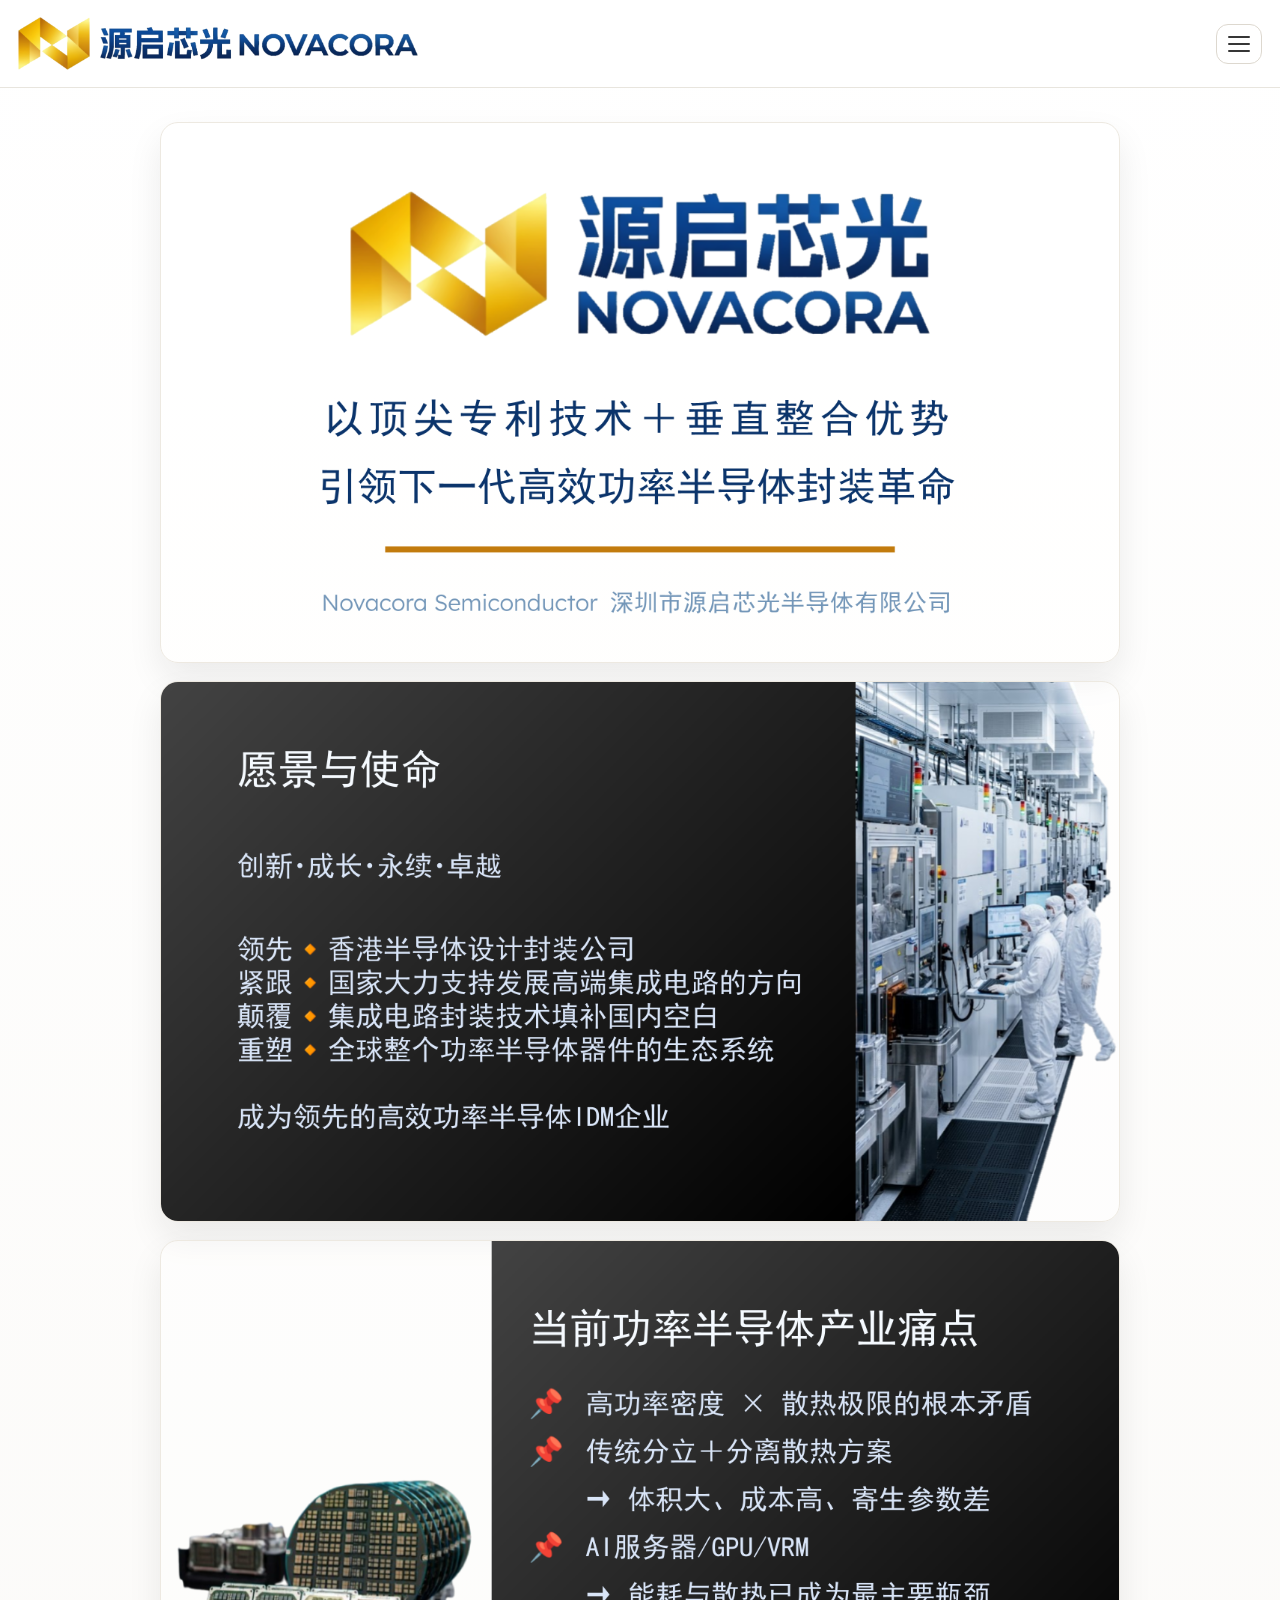
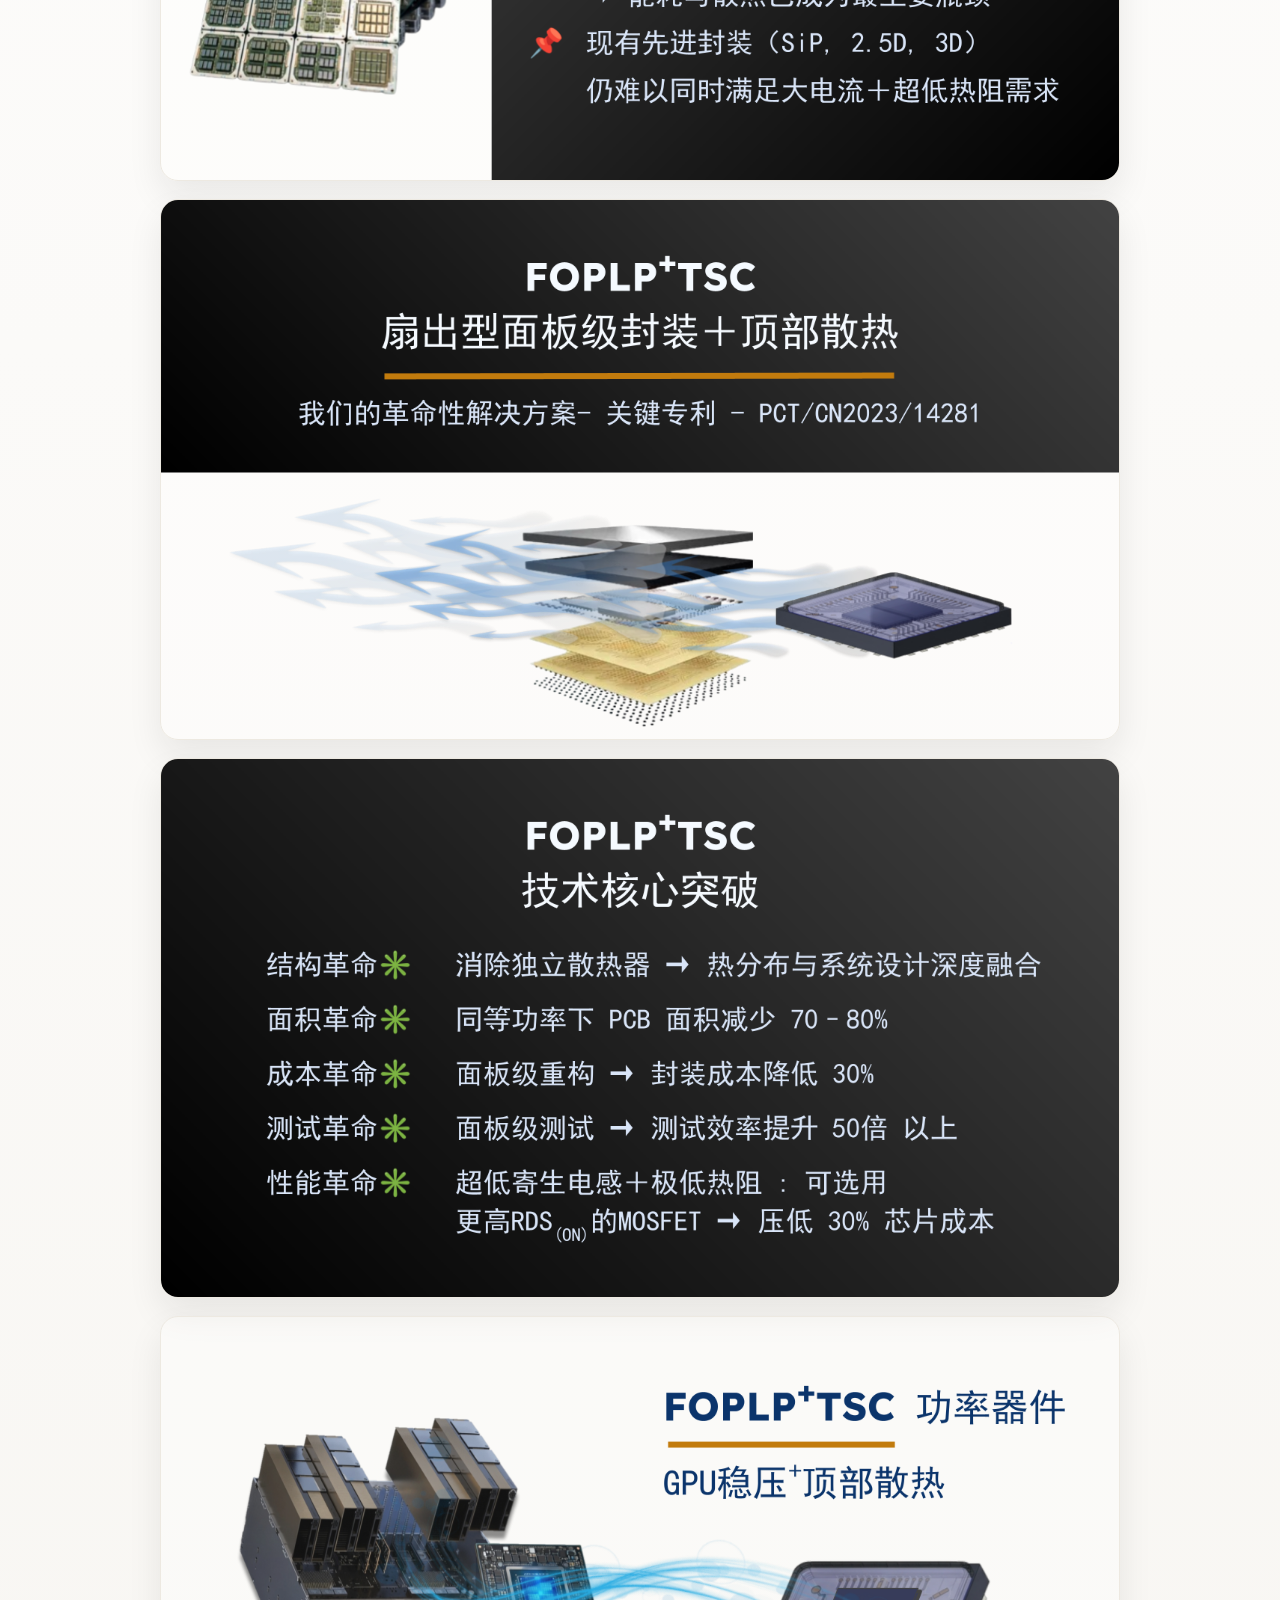
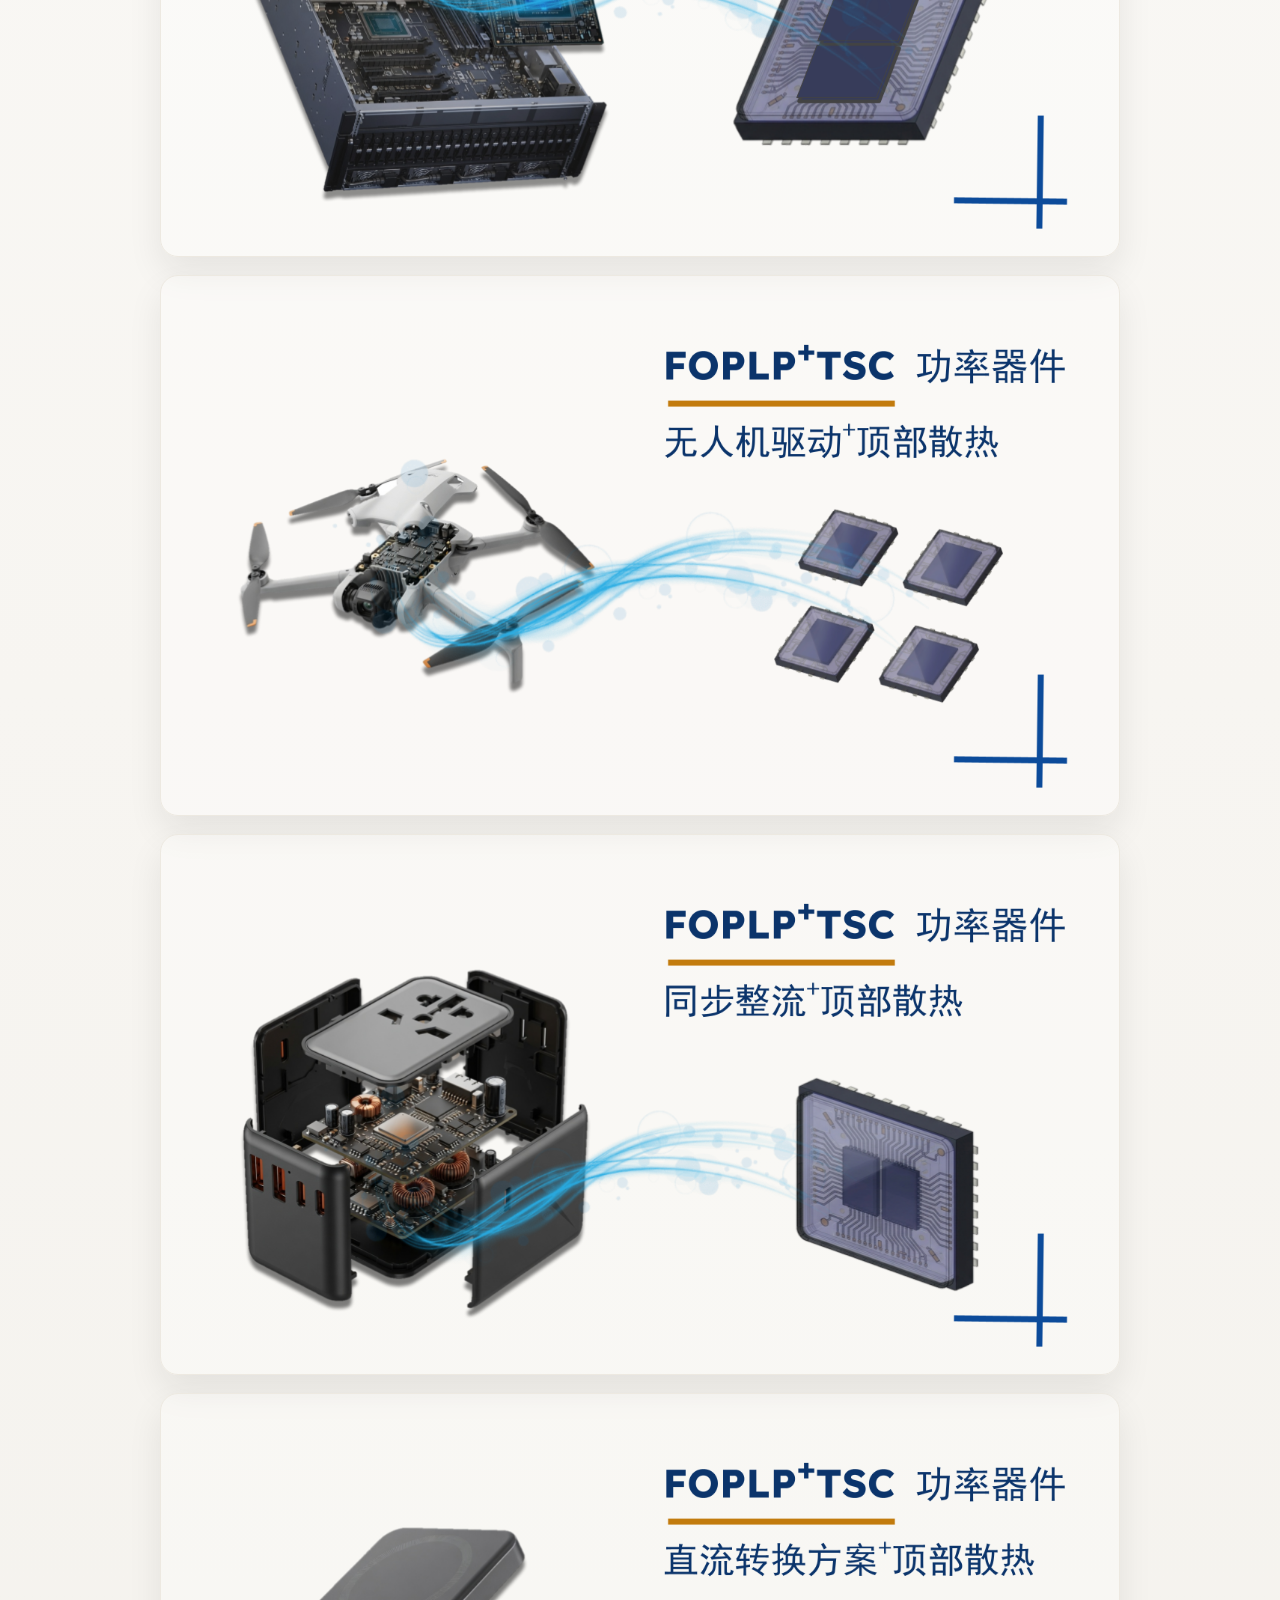
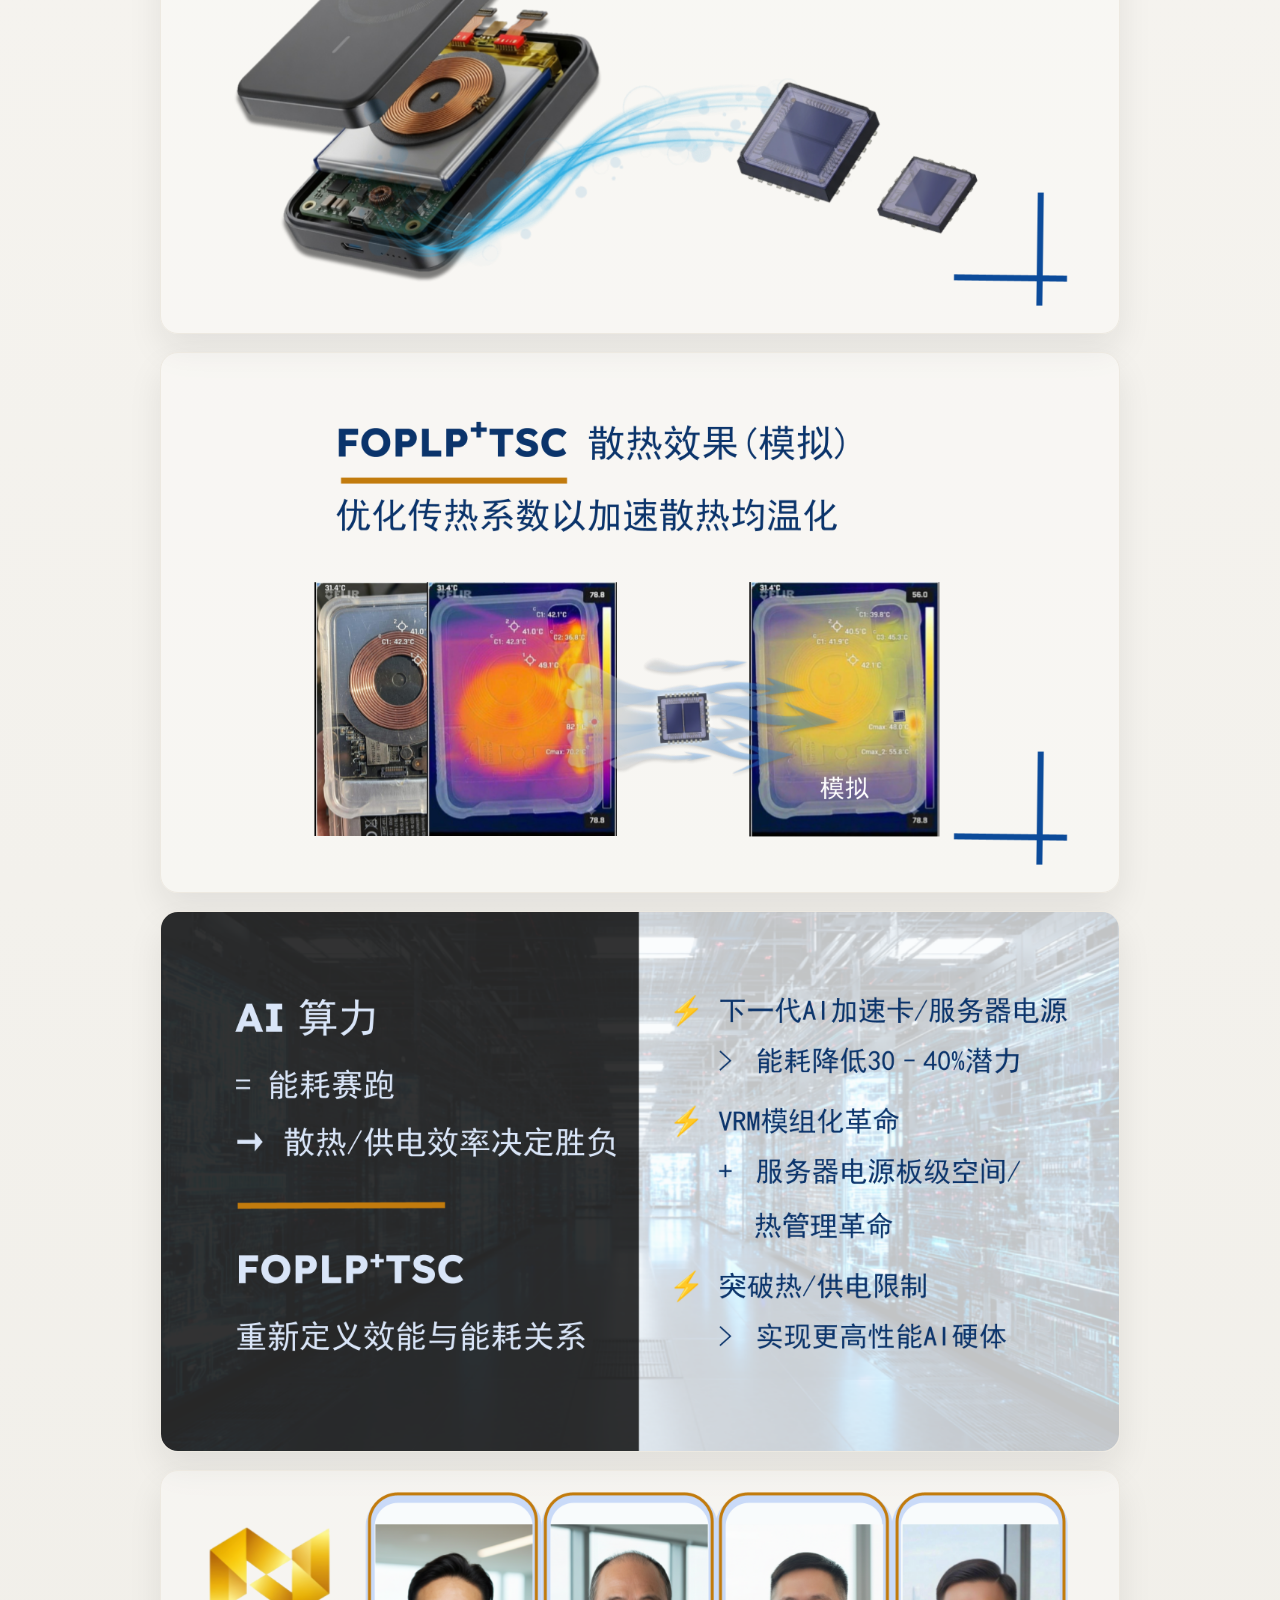
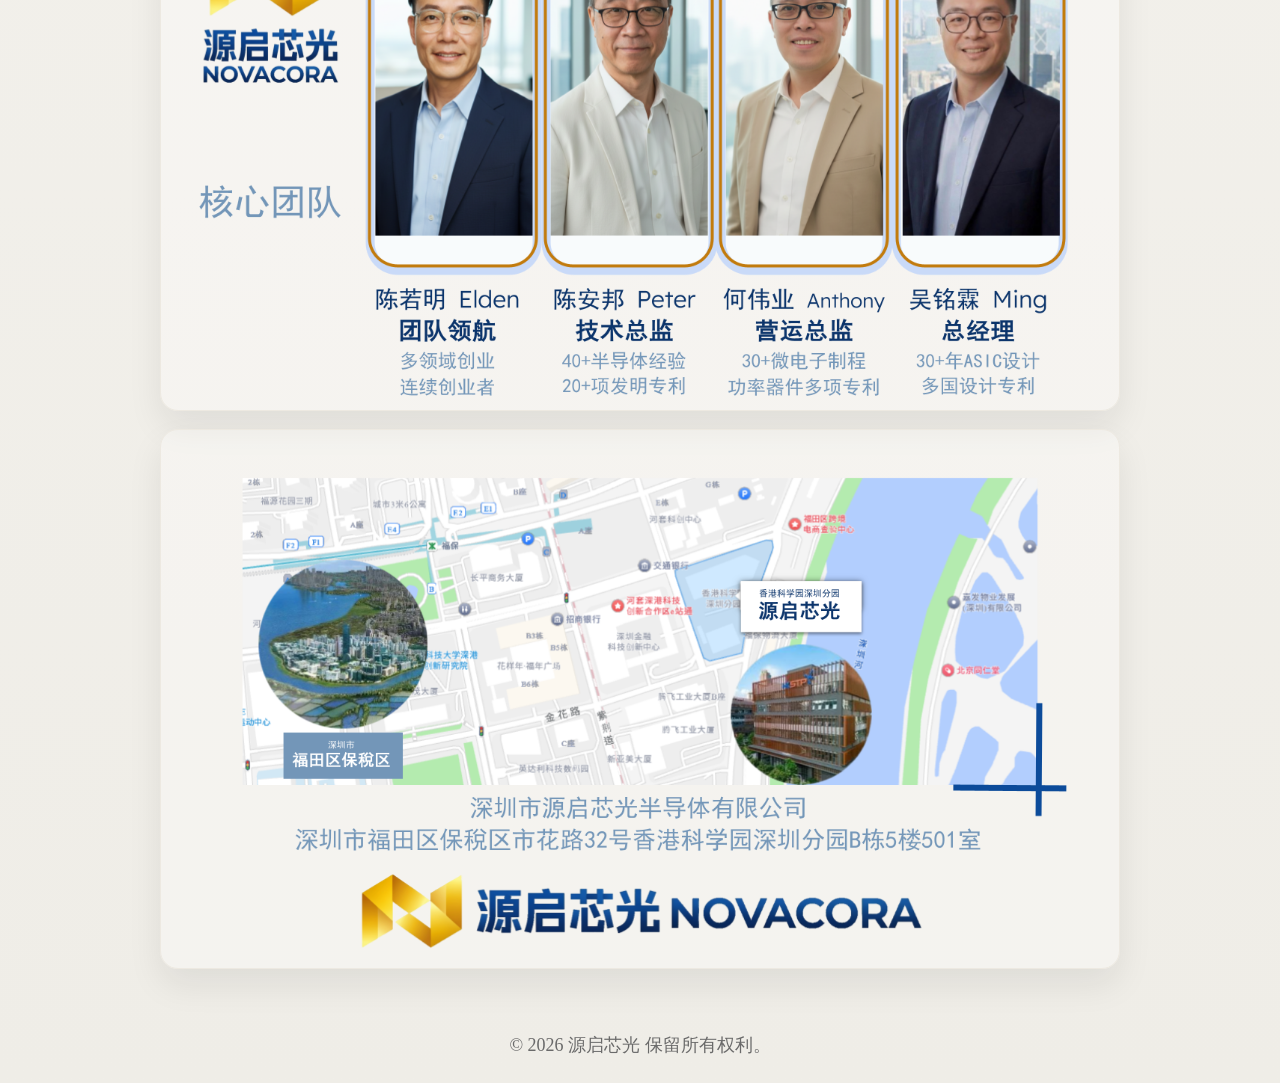
<file: index.html>
<!doctype html>
<html lang="zh-Hans">
<head>
  <meta charset="utf-8">
  <meta name="viewport" content="width=device-width, initial-scale=1">
  <title>源启芯光 | 首页</title>
  <link rel="stylesheet" href="assets/css/styles.css">
</head>
<body>
  <header class="site-header">
    <a class="logo-link" href="index.html" aria-label="返回首页">
      <img src="assets/images/NOVACORA_LOGO_Title.png" alt="源启芯光标识">
    </a>
    <div class="menu-wrap">
      <button class="menu-btn" type="button" aria-label="打开菜单" aria-expanded="false">
        <span></span><span></span><span></span>
      </button>
      <nav class="menu-panel" aria-label="页面菜单">
        <a href="introduction.html">公司简介</a>
        <a href="solution1.html">GPU稳压FOPLP+TSC方案</a>
        <a href="solution2.html">无人机驱动FOPLP+TSC方案</a>
        <a href="solution3.html">同步整流FOPLP+TSC方案</a>
        <a href="solution4.html">直流转换FOPLP+TSC方案</a>
      </nav>
    </div>
  </header>

  <main class="page">
    <section class="home-list">
      <article class="home-block"><img src="assets/images/NOVACORA_WEB_HOME_01.png" alt="首页图一"></article>
      <article class="home-block"><img src="assets/images/NOVACORA_WEB_HOME_02.png" alt="首页图二"></article>
      <article class="home-block"><img src="assets/images/NOVACORA_WEB_HOME_03.png" alt="首页图三"></article>
      <article class="home-block"><img src="assets/images/NOVACORA_WEB_HOME_04.png" alt="首页图四"></article>
      <article class="home-block"><img src="assets/images/NOVACORA_WEB_HOME_05.png" alt="首页图五"></article>
      <article class="home-block"><img src="assets/images/NOVACORA_WEB_HOME_06.png" alt="首页图六"></article>
      <article class="home-block"><img src="assets/images/NOVACORA_WEB_HOME_07.png" alt="首页图七"></article>
      <article class="home-block"><img src="assets/images/NOVACORA_WEB_HOME_08.png" alt="首页图八"></article>
      <article class="home-block"><img src="assets/images/NOVACORA_WEB_HOME_09.png" alt="首页图九"></article>
      <article class="home-block"><img src="assets/images/NOVACORA_WEB_HOME_10.png" alt="首页图十"></article>
      <article class="home-block"><img src="assets/images/NOVACORA_WEB_HOME_11.png" alt="首页图十一"></article>
      <article class="home-block"><img src="assets/images/NOVACORA_WEB_HOME_12.png" alt="首页图十二"></article>
      <article class="home-block"><img src="assets/images/NOVACORA_WEB_HOME_13.png" alt="首页图十三"></article>
    </section>
  </main>

  <footer class="page-footer">© 2026 源启芯光 保留所有权利。</footer>
  <script src="assets/js/site.js"></script>
</body>
</html>
</file>
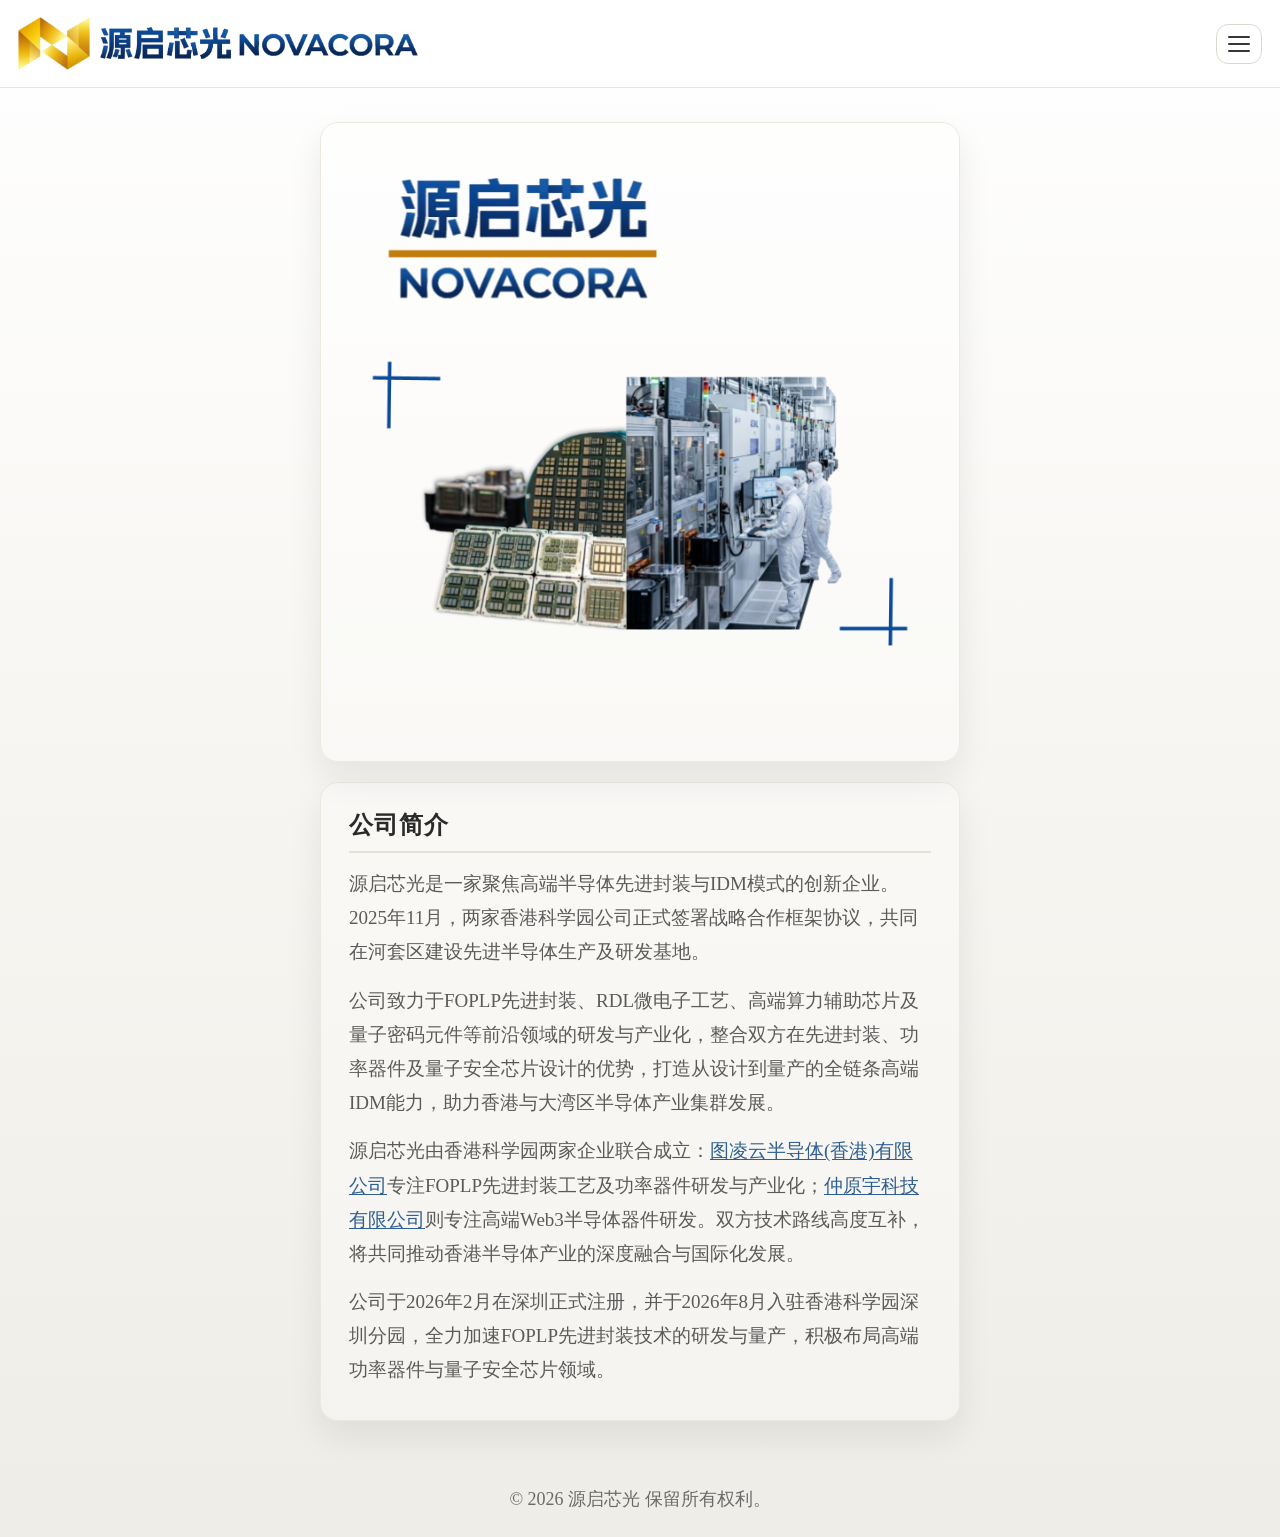
<file: introduction.html>
<!doctype html>
<html lang="zh-Hans">
<head>
  <meta charset="utf-8">
  <meta name="viewport" content="width=device-width, initial-scale=1">
  <title>源启芯光 | 公司简介</title>
  <link rel="stylesheet" href="assets/css/styles.css">
</head>
<body>
  <header class="site-header">
    <a class="logo-link" href="index.html" aria-label="返回首页">
      <img src="assets/images/NOVACORA_LOGO_Title.png" alt="源启芯光标识">
    </a>
    <div class="menu-wrap">
      <button class="menu-btn" type="button" aria-label="打开菜单" aria-expanded="false">
        <span></span><span></span><span></span>
      </button>
      <nav class="menu-panel" aria-label="页面菜单">
        <a href="introduction.html">公司简介</a>
        <a href="solution1.html">GPU稳压FOPLP+TSC方案</a>
        <a href="solution2.html">无人机驱动FOPLP+TSC方案</a>
        <a href="solution3.html">同步整流FOPLP+TSC方案</a>
        <a href="solution4.html">直流转换FOPLP+TSC方案</a>
      </nav>
    </div>
  </header>

  <main class="page">
    <section class="sub-wrap">
      <article class="sub-image-block">
        <img src="assets/images/NOVACORA_WEB_SUB_INTRODUCTION.png" alt="公司简介配图">
      </article>

      <article class="menu-text">
        <h1 class="menu-title">公司简介</h1>
        <section class="menu-item">
          <p>源启芯光是一家聚焦高端半导体先进封装与IDM模式的创新企业。2025年11月，两家香港科学园公司正式签署战略合作框架协议，共同在河套区建设先进半导体生产及研发基地。</p>
        </section>
        <section class="menu-item">
          <p>公司致力于FOPLP先进封装、RDL微电子工艺、高端算力辅助芯片及量子密码元件等前沿领域的研发与产业化，整合双方在先进封装、功率器件及量子安全芯片设计的优势，打造从设计到量产的全链条高端IDM能力，助力香港与大湾区半导体产业集群发展。</p>
        </section>
        <section class="menu-item">
          <p>源启芯光由香港科学园两家企业联合成立：<a href="https://www.tr-semi.com" target="_blank" rel="noopener noreferrer">图凌云半导体(香港)有限公司</a>专注FOPLP先进封装工艺及功率器件研发与产业化；<a href="https://www.realmatter.io" target="_blank" rel="noopener noreferrer">仲原宇科技有限公司</a>则专注高端Web3半导体器件研发。双方技术路线高度互补，将共同推动香港半导体产业的深度融合与国际化发展。</p>
        </section>
        <section class="menu-item">
          <p>公司于2026年2月在深圳正式注册，并于2026年8月入驻香港科学园深圳分园，全力加速FOPLP先进封装技术的研发与量产，积极布局高端功率器件与量子安全芯片领域。</p>
        </section>
      </article>
    </section>
  </main>

  <footer class="page-footer">© 2026 源启芯光 保留所有权利。</footer>
  <script src="assets/js/site.js"></script>
</body>
</html>
</file>
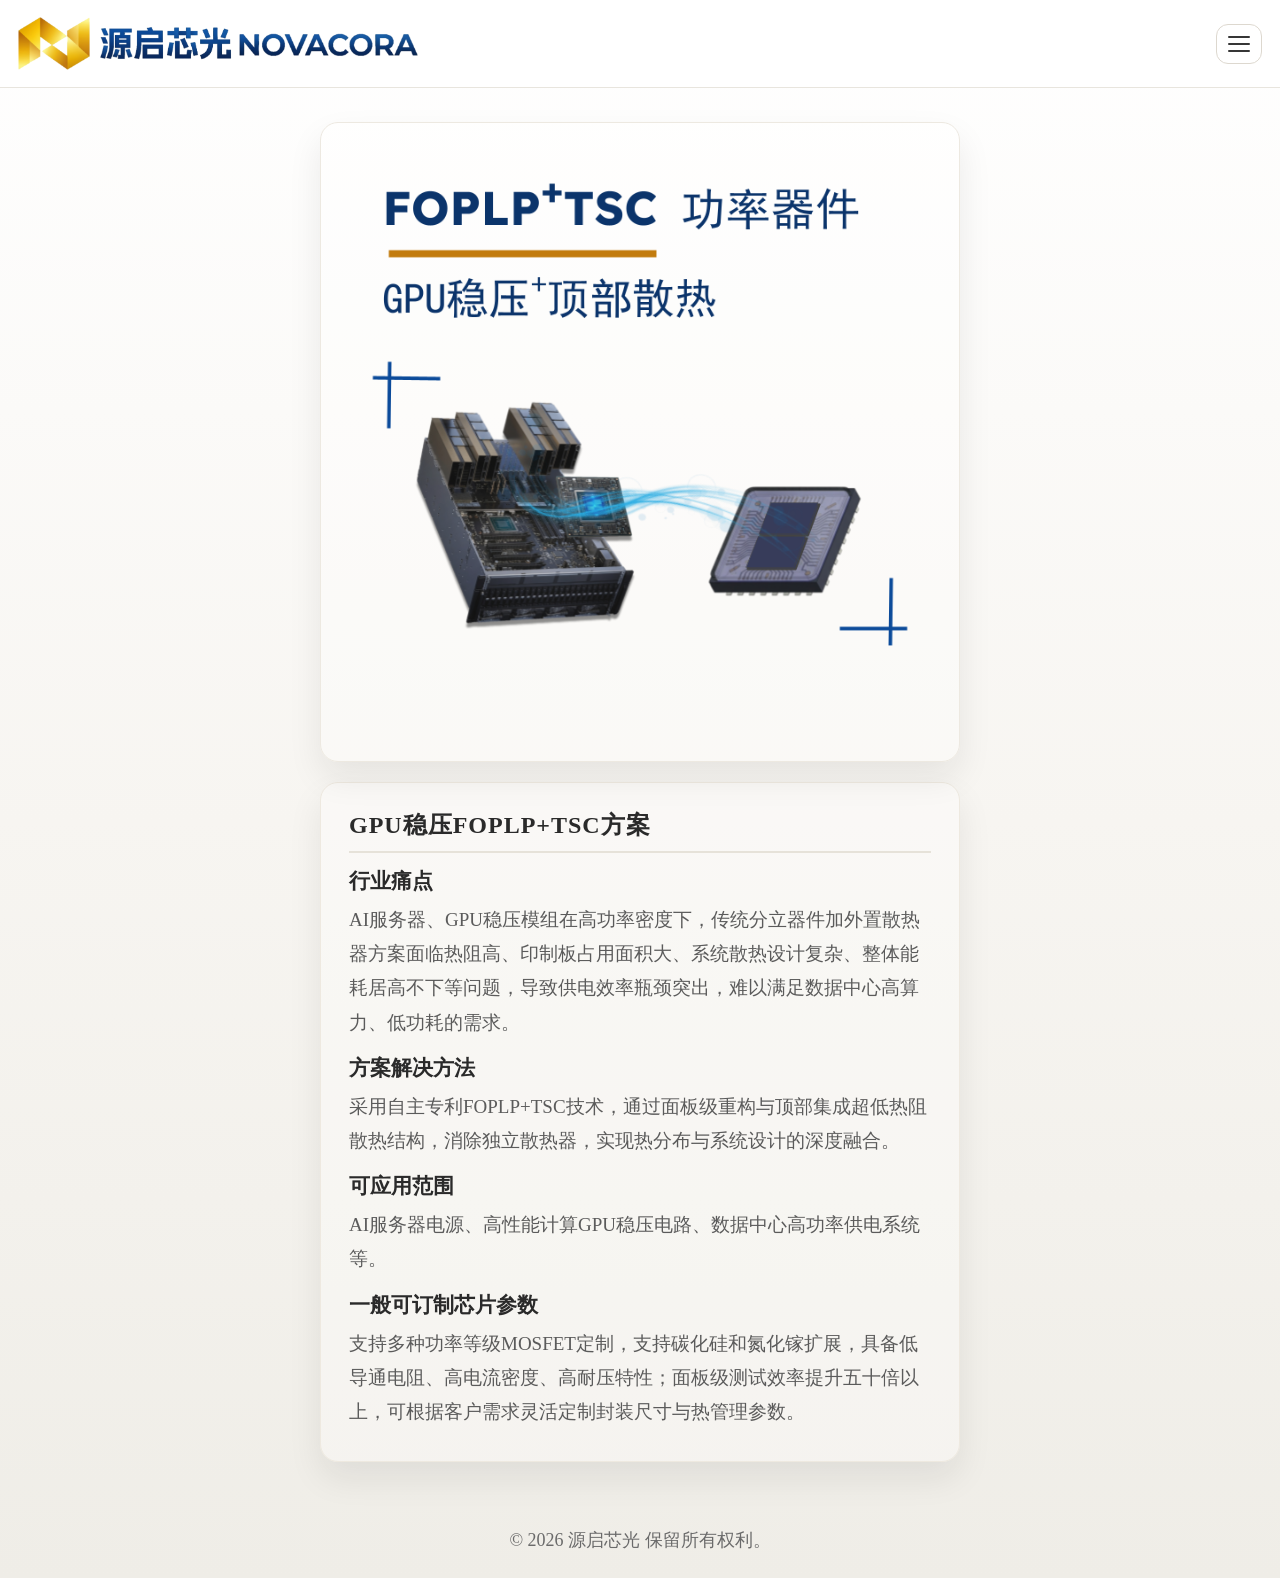
<file: solution1.html>
<!doctype html>
<html lang="zh-Hans">
<head>
  <meta charset="utf-8">
  <meta name="viewport" content="width=device-width, initial-scale=1">
  <title>源启芯光 | GPU稳压FOPLP+TSC方案</title>
  <link rel="stylesheet" href="assets/css/styles.css">
</head>
<body>
  <header class="site-header">
    <a class="logo-link" href="index.html" aria-label="返回首页">
      <img src="assets/images/NOVACORA_LOGO_Title.png" alt="源启芯光标识">
    </a>
    <div class="menu-wrap">
      <button class="menu-btn" type="button" aria-label="打开菜单" aria-expanded="false">
        <span></span><span></span><span></span>
      </button>
      <nav class="menu-panel" aria-label="页面菜单">
        <a href="introduction.html">公司简介</a>
        <a href="solution1.html">GPU稳压FOPLP+TSC方案</a>
        <a href="solution2.html">无人机驱动FOPLP+TSC方案</a>
        <a href="solution3.html">同步整流FOPLP+TSC方案</a>
        <a href="solution4.html">直流转换FOPLP+TSC方案</a>
      </nav>
    </div>
  </header>

  <main class="page">
    <section class="sub-wrap">
      <article class="sub-image-block">
        <img src="assets/images/NOVACORA_WEB_SUB_SOLUTION_1.png" alt="GPU稳压方案配图">
      </article>

      <article class="menu-text">
        <h1 class="menu-title">GPU稳压FOPLP+TSC方案</h1>
        <section class="menu-item">
          <h2>行业痛点</h2>
          <p>AI服务器、GPU稳压模组在高功率密度下，传统分立器件加外置散热器方案面临热阻高、印制板占用面积大、系统散热设计复杂、整体能耗居高不下等问题，导致供电效率瓶颈突出，难以满足数据中心高算力、低功耗的需求。</p>
        </section>
        <section class="menu-item">
          <h2>方案解决方法</h2>
          <p>采用自主专利FOPLP+TSC技术，通过面板级重构与顶部集成超低热阻散热结构，消除独立散热器，实现热分布与系统设计的深度融合。</p>
        </section>
        <section class="menu-item">
          <h2>可应用范围</h2>
          <p>AI服务器电源、高性能计算GPU稳压电路、数据中心高功率供电系统等。</p>
        </section>
        <section class="menu-item">
          <h2>一般可订制芯片参数</h2>
          <p>支持多种功率等级MOSFET定制，支持碳化硅和氮化镓扩展，具备低导通电阻、高电流密度、高耐压特性；面板级测试效率提升五十倍以上，可根据客户需求灵活定制封装尺寸与热管理参数。</p>
        </section>
      </article>
    </section>
  </main>

  <footer class="page-footer">© 2026 源启芯光 保留所有权利。</footer>
  <script src="assets/js/site.js"></script>
</body>
</html>
</file>
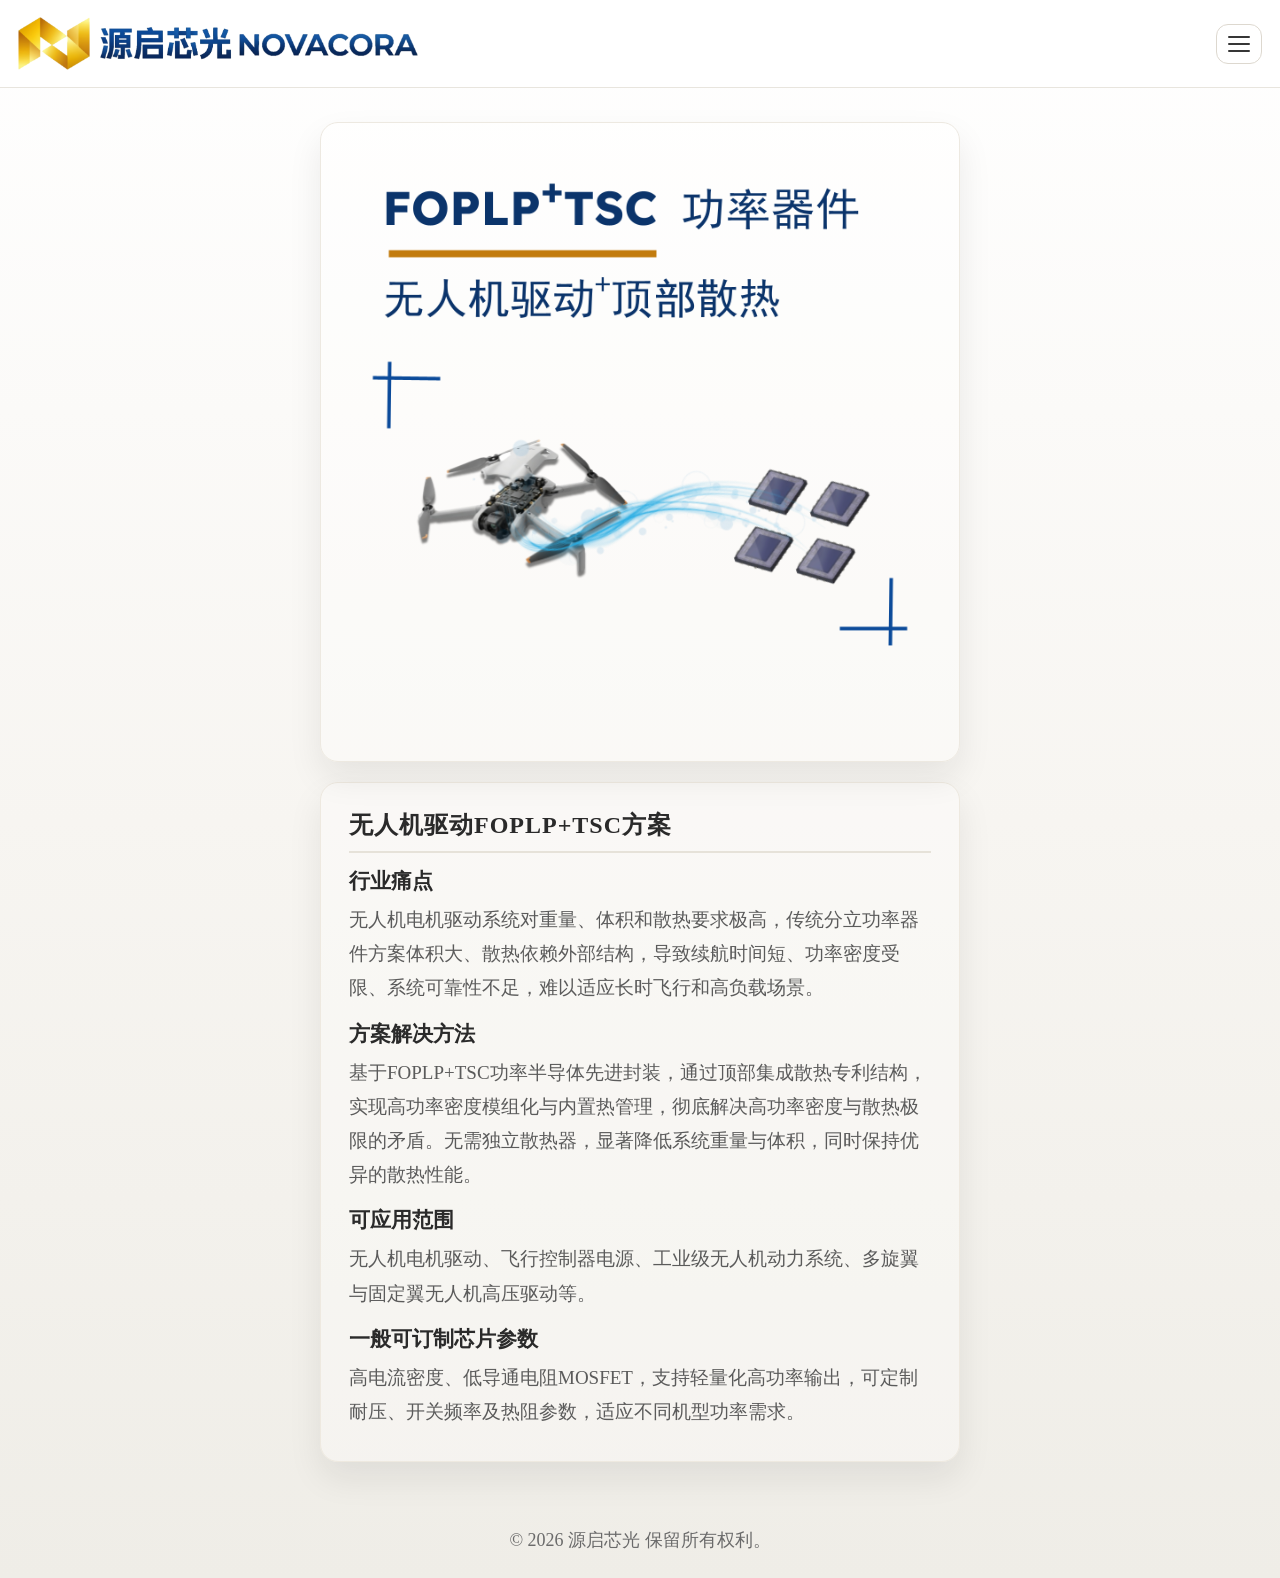
<file: solution2.html>
<!doctype html>
<html lang="zh-Hans">
<head>
  <meta charset="utf-8">
  <meta name="viewport" content="width=device-width, initial-scale=1">
  <title>源启芯光 | 无人机驱动FOPLP+TSC方案</title>
  <link rel="stylesheet" href="assets/css/styles.css">
</head>
<body>
  <header class="site-header">
    <a class="logo-link" href="index.html" aria-label="返回首页">
      <img src="assets/images/NOVACORA_LOGO_Title.png" alt="源启芯光标识">
    </a>
    <div class="menu-wrap">
      <button class="menu-btn" type="button" aria-label="打开菜单" aria-expanded="false">
        <span></span><span></span><span></span>
      </button>
      <nav class="menu-panel" aria-label="页面菜单">
        <a href="introduction.html">公司简介</a>
        <a href="solution1.html">GPU稳压FOPLP+TSC方案</a>
        <a href="solution2.html">无人机驱动FOPLP+TSC方案</a>
        <a href="solution3.html">同步整流FOPLP+TSC方案</a>
        <a href="solution4.html">直流转换FOPLP+TSC方案</a>
      </nav>
    </div>
  </header>

  <main class="page">
    <section class="sub-wrap">
      <article class="sub-image-block">
        <img src="assets/images/NOVACORA_WEB_SUB_SOLUTION_2.png" alt="无人机驱动方案配图">
      </article>

      <article class="menu-text">
        <h1 class="menu-title">无人机驱动FOPLP+TSC方案</h1>
        <section class="menu-item">
          <h2>行业痛点</h2>
          <p>无人机电机驱动系统对重量、体积和散热要求极高，传统分立功率器件方案体积大、散热依赖外部结构，导致续航时间短、功率密度受限、系统可靠性不足，难以适应长时飞行和高负载场景。</p>
        </section>
        <section class="menu-item">
          <h2>方案解决方法</h2>
          <p>基于FOPLP+TSC功率半导体先进封装，通过顶部集成散热专利结构，实现高功率密度模组化与内置热管理，彻底解决高功率密度与散热极限的矛盾。无需独立散热器，显著降低系统重量与体积，同时保持优异的散热性能。</p>
        </section>
        <section class="menu-item">
          <h2>可应用范围</h2>
          <p>无人机电机驱动、飞行控制器电源、工业级无人机动力系统、多旋翼与固定翼无人机高压驱动等。</p>
        </section>
        <section class="menu-item">
          <h2>一般可订制芯片参数</h2>
          <p>高电流密度、低导通电阻MOSFET，支持轻量化高功率输出，可定制耐压、开关频率及热阻参数，适应不同机型功率需求。</p>
        </section>
      </article>
    </section>
  </main>

  <footer class="page-footer">© 2026 源启芯光 保留所有权利。</footer>
  <script src="assets/js/site.js"></script>
</body>
</html>
</file>
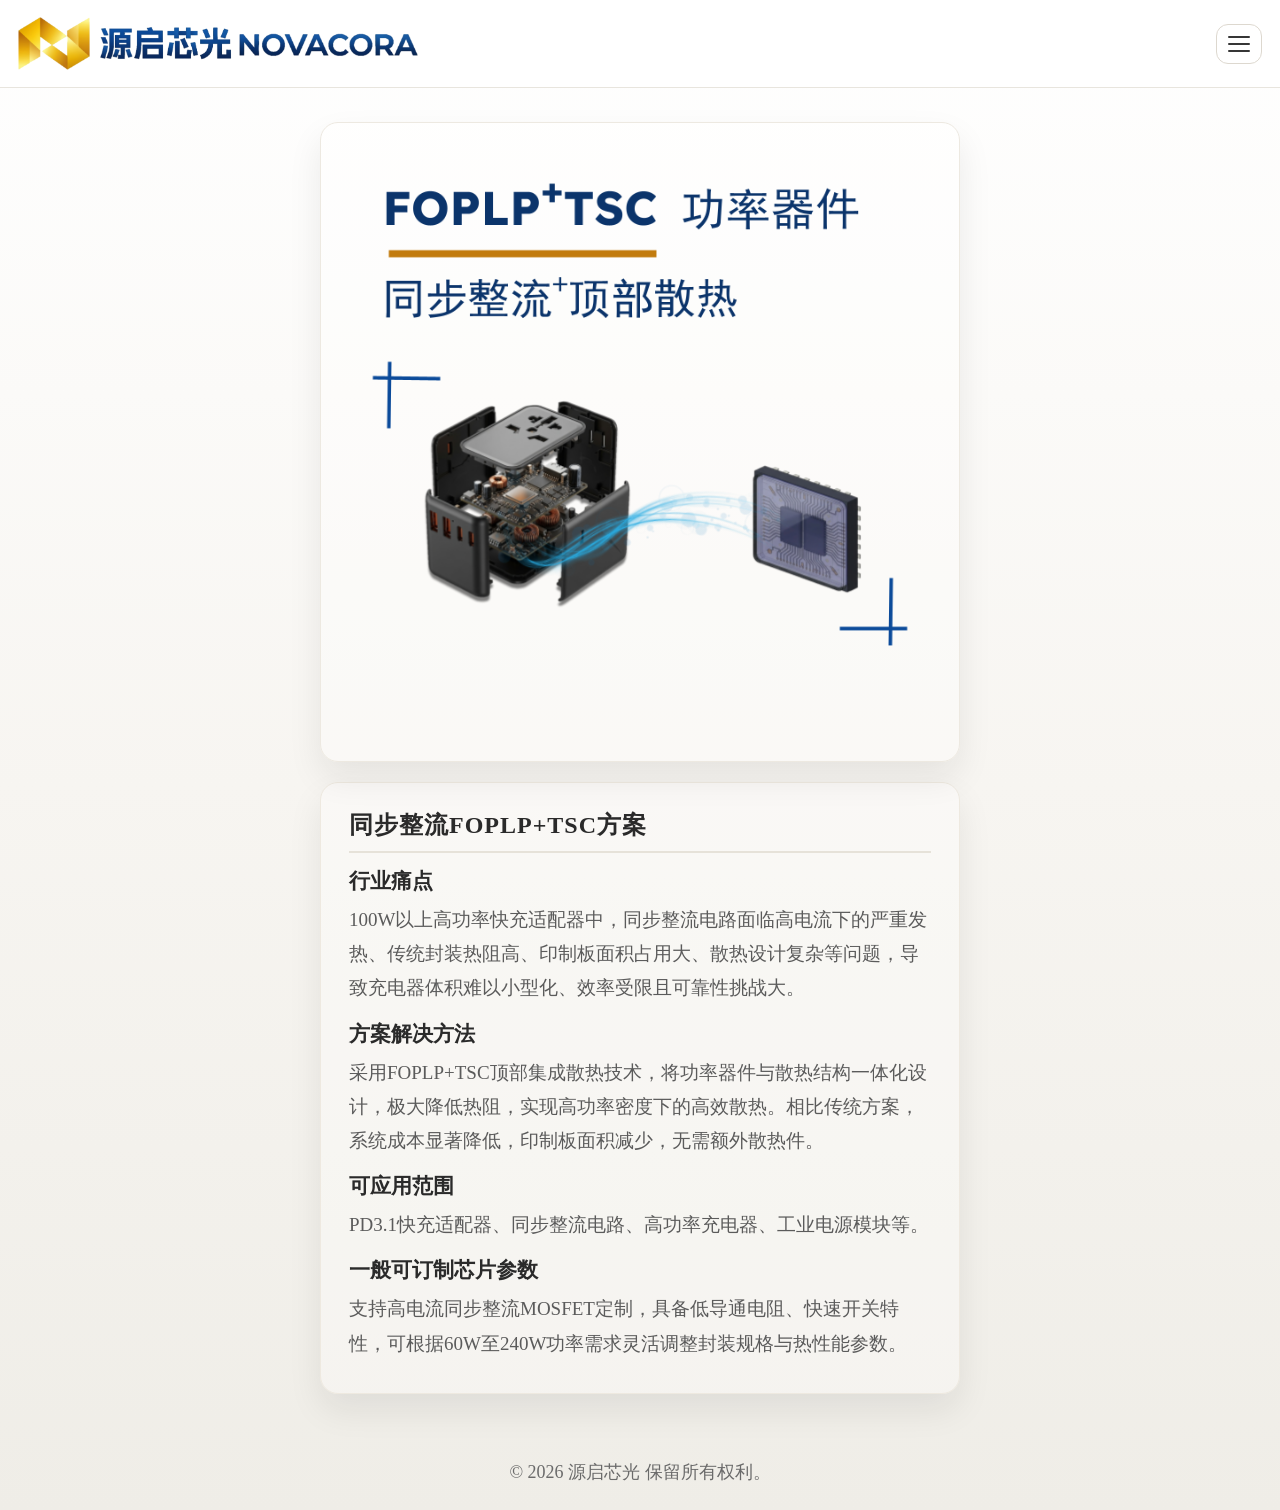
<file: solution3.html>
<!doctype html>
<html lang="zh-Hans">
<head>
  <meta charset="utf-8">
  <meta name="viewport" content="width=device-width, initial-scale=1">
  <title>源启芯光 | 同步整流FOPLP+TSC方案</title>
  <link rel="stylesheet" href="assets/css/styles.css">
</head>
<body>
  <header class="site-header">
    <a class="logo-link" href="index.html" aria-label="返回首页">
      <img src="assets/images/NOVACORA_LOGO_Title.png" alt="源启芯光标识">
    </a>
    <div class="menu-wrap">
      <button class="menu-btn" type="button" aria-label="打开菜单" aria-expanded="false">
        <span></span><span></span><span></span>
      </button>
      <nav class="menu-panel" aria-label="页面菜单">
        <a href="introduction.html">公司简介</a>
        <a href="solution1.html">GPU稳压FOPLP+TSC方案</a>
        <a href="solution2.html">无人机驱动FOPLP+TSC方案</a>
        <a href="solution3.html">同步整流FOPLP+TSC方案</a>
        <a href="solution4.html">直流转换FOPLP+TSC方案</a>
      </nav>
    </div>
  </header>

  <main class="page">
    <section class="sub-wrap">
      <article class="sub-image-block">
        <img src="assets/images/NOVACORA_WEB_SUB_SOLUTION_3.png" alt="同步整流方案配图">
      </article>

      <article class="menu-text">
        <h1 class="menu-title">同步整流FOPLP+TSC方案</h1>
        <section class="menu-item">
          <h2>行业痛点</h2>
          <p>100W以上高功率快充适配器中，同步整流电路面临高电流下的严重发热、传统封装热阻高、印制板面积占用大、散热设计复杂等问题，导致充电器体积难以小型化、效率受限且可靠性挑战大。</p>
        </section>
        <section class="menu-item">
          <h2>方案解决方法</h2>
          <p>采用FOPLP+TSC顶部集成散热技术，将功率器件与散热结构一体化设计，极大降低热阻，实现高功率密度下的高效散热。相比传统方案，系统成本显著降低，印制板面积减少，无需额外散热件。</p>
        </section>
        <section class="menu-item">
          <h2>可应用范围</h2>
          <p>PD3.1快充适配器、同步整流电路、高功率充电器、工业电源模块等。</p>
        </section>
        <section class="menu-item">
          <h2>一般可订制芯片参数</h2>
          <p>支持高电流同步整流MOSFET定制，具备低导通电阻、快速开关特性，可根据60W至240W功率需求灵活调整封装规格与热性能参数。</p>
        </section>
      </article>
    </section>
  </main>

  <footer class="page-footer">© 2026 源启芯光 保留所有权利。</footer>
  <script src="assets/js/site.js"></script>
</body>
</html>
</file>
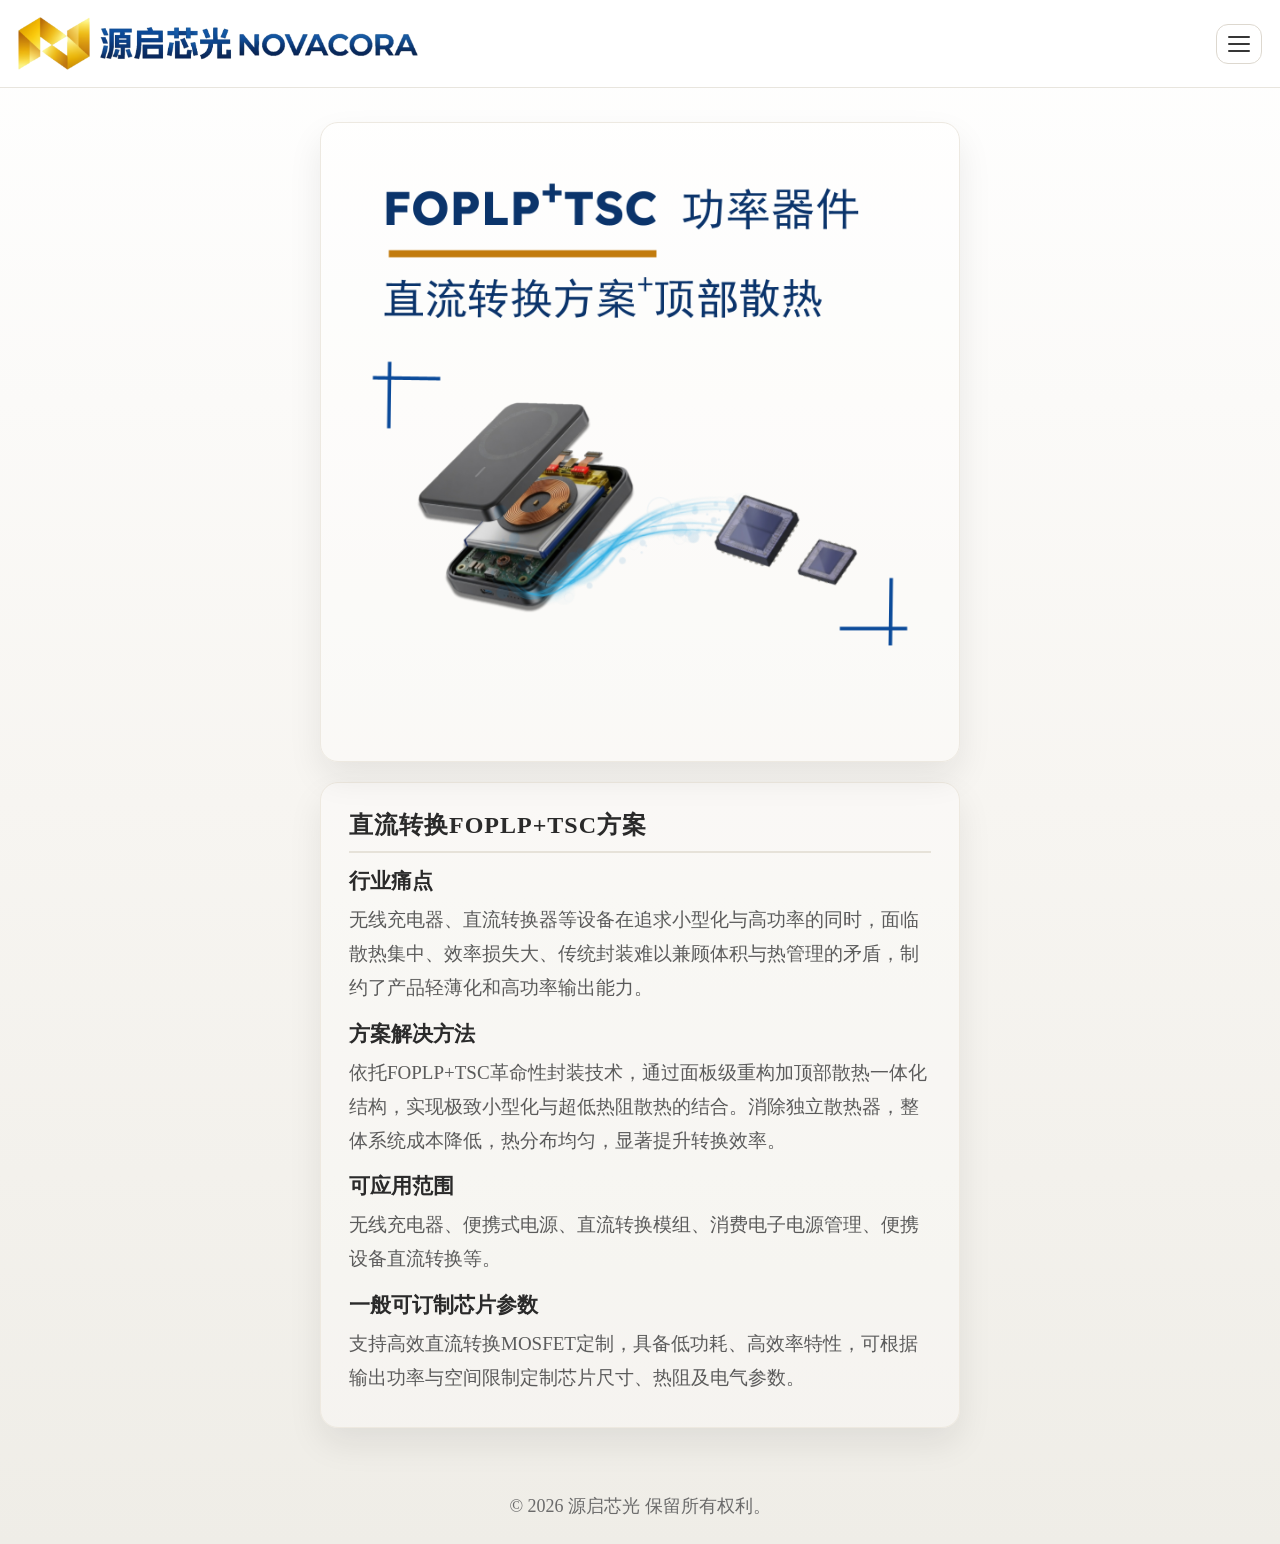
<file: solution4.html>
<!doctype html>
<html lang="zh-Hans">
<head>
  <meta charset="utf-8">
  <meta name="viewport" content="width=device-width, initial-scale=1">
  <title>源启芯光 | 直流转换FOPLP+TSC方案</title>
  <link rel="stylesheet" href="assets/css/styles.css">
</head>
<body>
  <header class="site-header">
    <a class="logo-link" href="index.html" aria-label="返回首页">
      <img src="assets/images/NOVACORA_LOGO_Title.png" alt="源启芯光标识">
    </a>
    <div class="menu-wrap">
      <button class="menu-btn" type="button" aria-label="打开菜单" aria-expanded="false">
        <span></span><span></span><span></span>
      </button>
      <nav class="menu-panel" aria-label="页面菜单">
        <a href="introduction.html">公司简介</a>
        <a href="solution1.html">GPU稳压FOPLP+TSC方案</a>
        <a href="solution2.html">无人机驱动FOPLP+TSC方案</a>
        <a href="solution3.html">同步整流FOPLP+TSC方案</a>
        <a href="solution4.html">直流转换FOPLP+TSC方案</a>
      </nav>
    </div>
  </header>

  <main class="page">
    <section class="sub-wrap">
      <article class="sub-image-block">
        <img src="assets/images/NOVACORA_WEB_SUB_SOLUTION_4.png" alt="直流转换方案配图">
      </article>

      <article class="menu-text">
        <h1 class="menu-title">直流转换FOPLP+TSC方案</h1>
        <section class="menu-item">
          <h2>行业痛点</h2>
          <p>无线充电器、直流转换器等设备在追求小型化与高功率的同时，面临散热集中、效率损失大、传统封装难以兼顾体积与热管理的矛盾，制约了产品轻薄化和高功率输出能力。</p>
        </section>
        <section class="menu-item">
          <h2>方案解决方法</h2>
          <p>依托FOPLP+TSC革命性封装技术，通过面板级重构加顶部散热一体化结构，实现极致小型化与超低热阻散热的结合。消除独立散热器，整体系统成本降低，热分布均匀，显著提升转换效率。</p>
        </section>
        <section class="menu-item">
          <h2>可应用范围</h2>
          <p>无线充电器、便携式电源、直流转换模组、消费电子电源管理、便携设备直流转换等。</p>
        </section>
        <section class="menu-item">
          <h2>一般可订制芯片参数</h2>
          <p>支持高效直流转换MOSFET定制，具备低功耗、高效率特性，可根据输出功率与空间限制定制芯片尺寸、热阻及电气参数。</p>
        </section>
      </article>
    </section>
  </main>

  <footer class="page-footer">© 2026 源启芯光 保留所有权利。</footer>
  <script src="assets/js/site.js"></script>
</body>
</html>
</file>
<file: assets/css/styles.css>
:root {
  --bg-a: #ffffff;
  --bg-b: #f7f5f1;
  --bg-c: #efede7;
  --text-main: #2a2a2a;
  --text-soft: #5b5b5b;
  --line: #e8e5de;
  --card: rgba(255, 255, 255, 0.3);
  --header-h: 88px;
  --radius: 18px;
  --shadow: 0 16px 34px rgba(30, 30, 30, 0.08);
}

* {
  box-sizing: border-box;
}

html,
body {
  margin: 0;
  padding: 0;
}

body {
  font-family: "Noto Serif SC", "Source Han Serif SC", "STSong", "SimSun", serif;
  color: var(--text-main);
  background: linear-gradient(180deg, var(--bg-a) 0%, var(--bg-b) 52%, var(--bg-c) 100%);
  min-height: 100vh;
}

.site-header {
  position: fixed;
  top: 0;
  left: 0;
  right: 0;
  z-index: 1000;
  height: var(--header-h);
  padding: 10px 14px;
  display: flex;
  align-items: center;
  justify-content: space-between;
  background: rgba(255, 255, 255, 0.92);
  backdrop-filter: blur(7px);
  border-bottom: 1px solid var(--line);
}

.logo-link {
  display: inline-flex;
  width: 50%;
  max-width: 400px;
  min-width: 180px;
  margin-left: 4px;
}

.logo-link img {
  width: 100%;
  height: auto;
  display: block;
}

.menu-wrap {
  position: relative;
  margin-right: 4px;
}

.menu-btn {
  width: 46px;
  height: 40px;
  border: 1px solid #ddd8cf;
  background: #fff;
  border-radius: 12px;
  cursor: pointer;
  display: flex;
  flex-direction: column;
  justify-content: center;
  align-items: center;
  gap: 5px;
}

.menu-btn span {
  width: 22px;
  height: 2px;
  background: #363636;
  border-radius: 2px;
}

.menu-panel {
  position: absolute;
  top: 52px;
  right: 0;
  width: 280px;
  max-width: calc(100vw - 24px);
  background: rgba(255, 255, 255, 0.98);
  border: 1px solid var(--line);
  box-shadow: var(--shadow);
  border-radius: 14px;
  overflow: hidden;
  display: none;
}

.menu-panel.open {
  display: block;
}

.menu-panel a {
  display: block;
  padding: 12px 14px;
  color: var(--text-main);
  text-decoration: none;
  border-bottom: 1px solid #f0ece4;
  font-size: 15px;
  line-height: 1.45;
}

.menu-panel a:last-child {
  border-bottom: 0;
}

.menu-panel a:hover,
.menu-panel a:focus-visible {
  background: #faf9f6;
}

.page {
  padding-top: calc(var(--header-h) + 16px);
  padding-bottom: 28px;
}

.home-list {
  display: flex;
  flex-direction: column;
  align-items: center;
  gap: 18px;
  padding: 10px 0 18px;
}

.home-block,
.sub-image-block {
  width: 100vw;
  border-radius: var(--radius);
  overflow: hidden;
  box-shadow: var(--shadow);
  border: 1px solid #ede9e1;
  background: rgba(255, 255, 255, 0.3);
  opacity: 0.2;
  transform: translateY(80px);
  transition: transform 0.85s ease, opacity 0.85s ease;
}

.home-block img,
.sub-image-block img {
  width: 100%;
  height: auto;
  display: block;
}

.revealed {
  opacity: 1;
  transform: translateY(0);
}

.sub-wrap {
  display: flex;
  flex-direction: column;
  align-items: center;
  gap: 20px;
  padding: 10px 10px 20px;
}

.menu-text {
  width: 100vw;
  background: var(--card);
  border: 1px solid #eee9e0;
  border-radius: var(--radius);
  box-shadow: var(--shadow);
  padding: 18px 16px;
}

.menu-title {
  margin: 0 0 14px;
  font-size: 20px;
  letter-spacing: 1px;
  font-weight: 600;
  border-bottom: 2px solid #e6e2d9;
  padding-bottom: 10px;
}

.menu-item {
  margin-bottom: 14px;
}

.menu-item:last-child {
  margin-bottom: 0;
}

.menu-item h2,
.menu-item h3 {
  margin: 0 0 8px;
  font-size: 17px;
  font-weight: 600;
}

.menu-item p {
  margin: 0 0 6px;
  line-height: 1.8;
  color: var(--text-soft);
  font-size: 15px;
}

.menu-item a {
  color: #2f5f90;
  text-decoration: underline;
  text-underline-offset: 2px;
}

.menu-item a:hover,
.menu-item a:focus-visible {
  color: #163e66;
}

.page-footer {
  text-align: center;
  color: #6a6a6a;
  font-size: 14px;
  padding: 18px 12px 26px;
}

@media (min-width: 768px) {
  .page {
    padding-top: calc(var(--header-h) + 24px);
  }

  .home-block {
    width: 75vw;
    max-width: 1080px;
  }

  .sub-image-block,
  .menu-text {
    width: 50vw;
    max-width: 860px;
  }

  .menu-text {
    padding: 26px 28px;
  }
}

@media (min-width: 1024px) and (orientation: landscape) {
  .menu-panel a {
    font-size: 19px;
  }

  .menu-title {
    font-size: 24px;
  }

  .menu-item h2,
  .menu-item h3 {
    font-size: 21px;
  }

  .menu-item p {
    font-size: 19px;
  }

  .page-footer {
    font-size: 18px;
  }
}

@media (prefers-reduced-motion: reduce) {
  .home-block,
  .sub-image-block {
    transition: none;
  }
}
</file>
